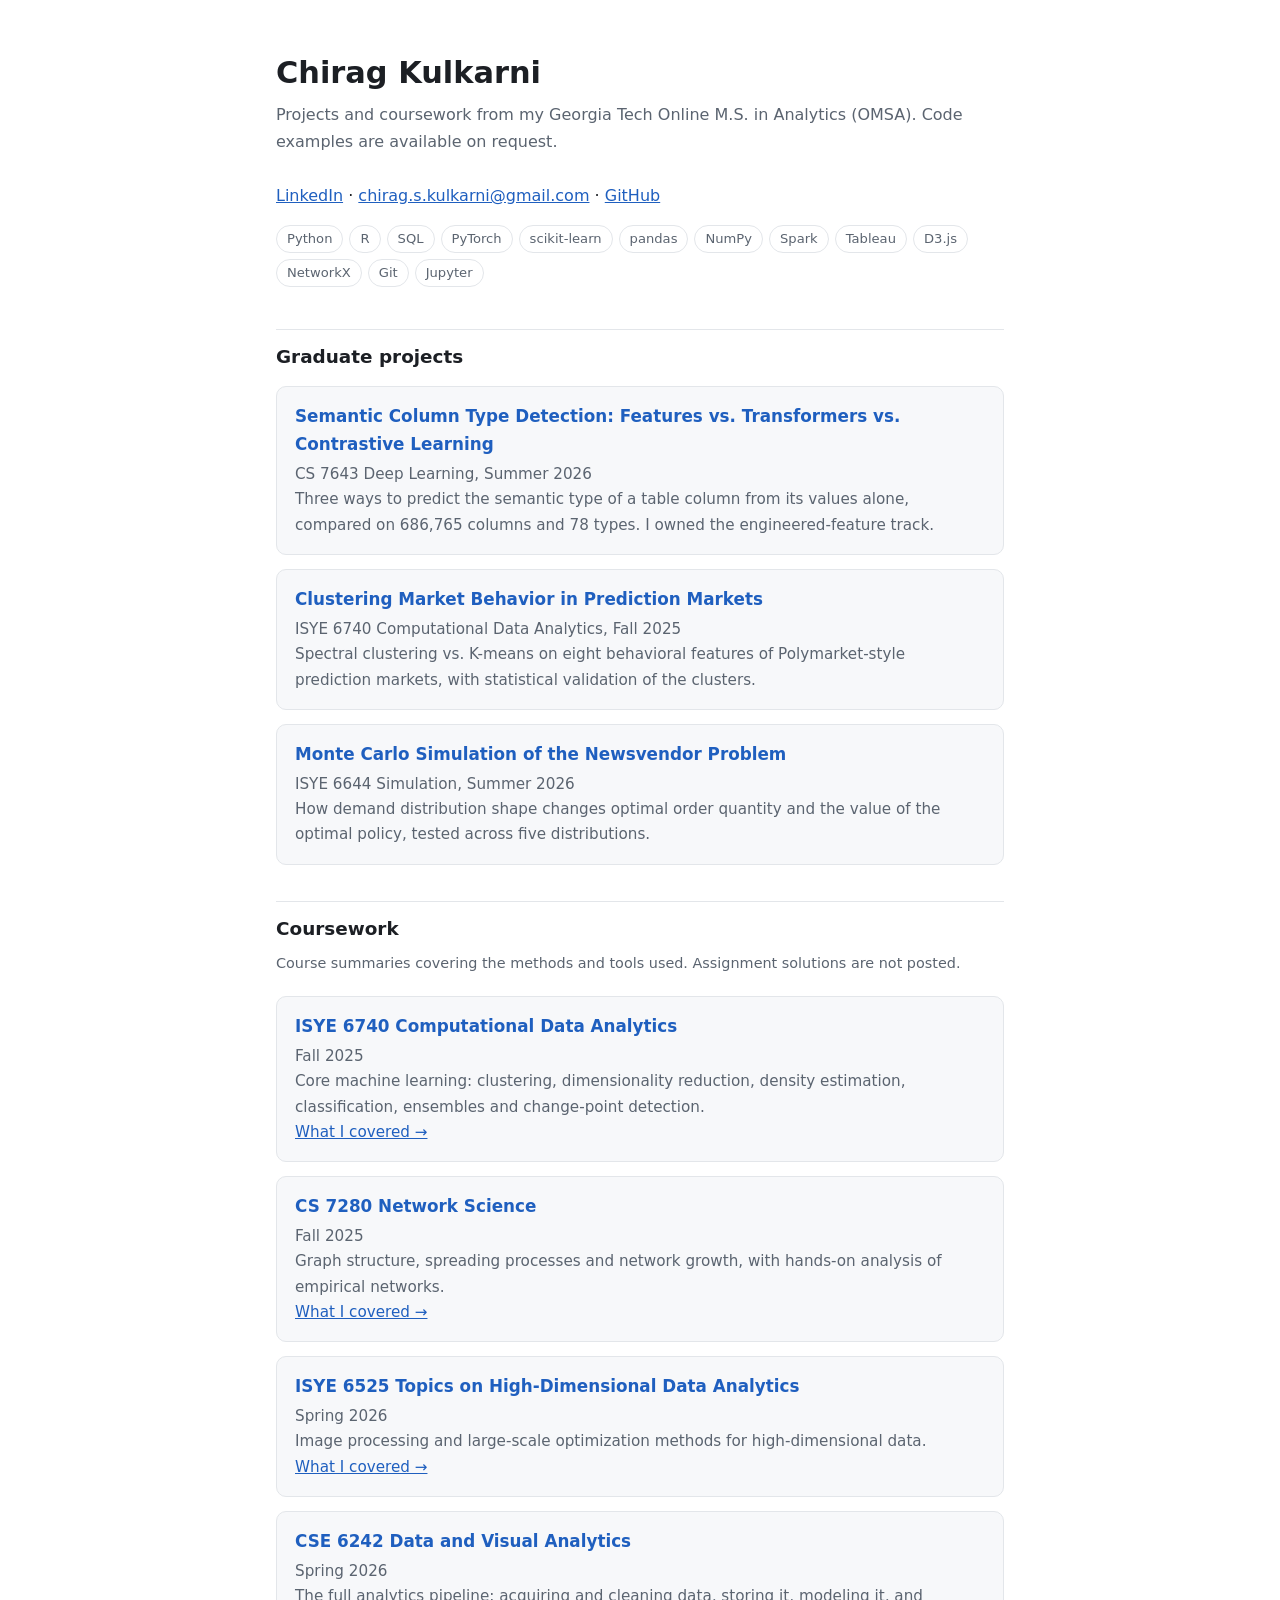
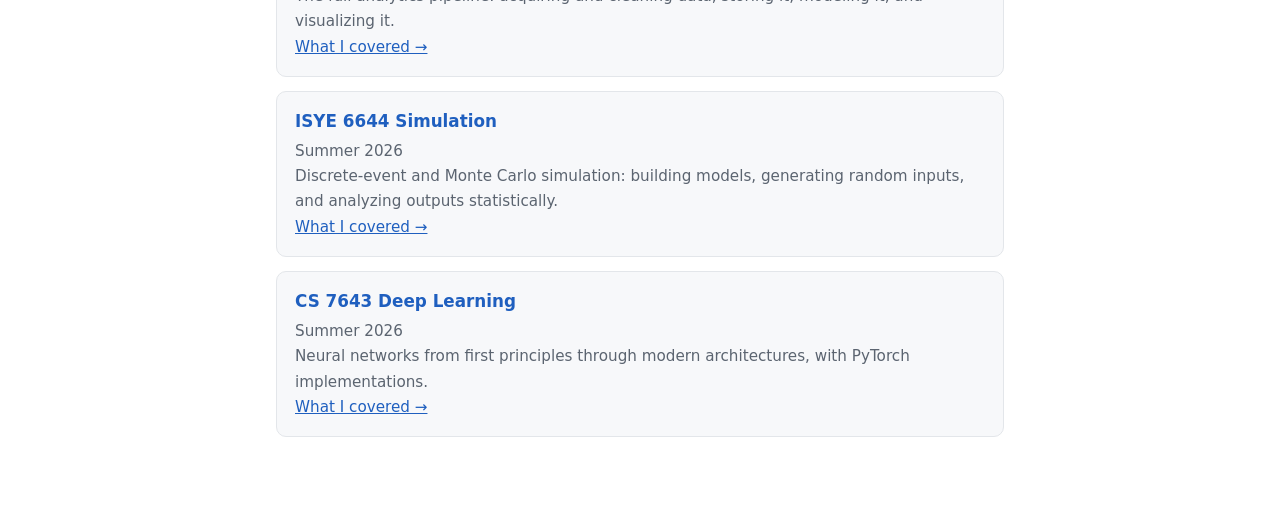
<file: index.html>
<!doctype html>
<html lang="en"><head><meta charset="utf-8"><meta name="viewport" content="width=device-width,initial-scale=1">
<meta name="robots" content="noindex,nofollow">
<title>Chirag Kulkarni: Project Portfolio</title><link rel="stylesheet" href="style.css"></head>
<body><main><h1>Chirag Kulkarni</h1>
<p class="sub">Projects and coursework from my Georgia Tech Online M.S. in Analytics (OMSA). Code examples are available on request.</p>
<p><a href="https://www.linkedin.com/in/chiragk1">LinkedIn</a> &middot; <a href="mailto:chirag.s.kulkarni@gmail.com">chirag.s.kulkarni@gmail.com</a> &middot; <a href="https://github.com/chiragk0">GitHub</a></p>
<div class="tags"><span>Python</span><span>R</span><span>SQL</span><span>PyTorch</span><span>scikit-learn</span><span>pandas</span><span>NumPy</span><span>Spark</span><span>Tableau</span><span>D3.js</span><span>NetworkX</span><span>Git</span><span>Jupyter</span></div>
<h2>Graduate projects</h2><a class="card" href="projects/column-type-detection.html"><h3>Semantic Column Type Detection: Features vs. Transformers vs. Contrastive Learning</h3><p>CS 7643 Deep Learning, Summer 2026</p><p>Three ways to predict the semantic type of a table column from its values alone, compared on 686,765 columns and 78 types. I owned the engineered-feature track.</p></a><a class="card" href="projects/polymarket-clustering.html"><h3>Clustering Market Behavior in Prediction Markets</h3><p>ISYE 6740 Computational Data Analytics, Fall 2025</p><p>Spectral clustering vs. K-means on eight behavioral features of Polymarket-style prediction markets, with statistical validation of the clusters.</p></a><a class="card" href="projects/newsvendor-simulation.html"><h3>Monte Carlo Simulation of the Newsvendor Problem</h3><p>ISYE 6644 Simulation, Summer 2026</p><p>How demand distribution shape changes optimal order quantity and the value of the optimal policy, tested across five distributions.</p></a>
<h2>Coursework</h2><p class="meta">Course summaries covering the methods and tools used. Assignment solutions are not posted.</p><div class="card"><h3><a href="syllabi/isye6740.pdf">ISYE 6740 Computational Data Analytics</a></h3><p>Fall 2025</p><p>Core machine learning: clustering, dimensionality reduction, density estimation, classification, ensembles and change-point detection.</p><p><a href="coursework/isye6740.html">What I covered &rarr;</a></p></div><div class="card"><h3><a href="https://omscs.gatech.edu/index%2Ephp/cs-7280-network-science">CS 7280 Network Science</a></h3><p>Fall 2025</p><p>Graph structure, spreading processes and network growth, with hands-on analysis of empirical networks.</p><p><a href="coursework/cs7280.html">What I covered &rarr;</a></p></div><div class="card"><h3><a href="syllabi/isye6525.pdf">ISYE 6525 Topics on High-Dimensional Data Analytics</a></h3><p>Spring 2026</p><p>Image processing and large-scale optimization methods for high-dimensional data.</p><p><a href="coursework/isye6525.html">What I covered &rarr;</a></p></div><div class="card"><h3><a href="https://poloclub.github.io/cse6242-2026spring-online/">CSE 6242 Data and Visual Analytics</a></h3><p>Spring 2026</p><p>The full analytics pipeline: acquiring and cleaning data, storing it, modeling it, and visualizing it.</p><p><a href="coursework/cse6242.html">What I covered &rarr;</a></p></div><div class="card"><h3><a href="syllabi/isye6644.pdf">ISYE 6644 Simulation</a></h3><p>Summer 2026</p><p>Discrete-event and Monte Carlo simulation: building models, generating random inputs, and analyzing outputs statistically.</p><p><a href="coursework/isye6644.html">What I covered &rarr;</a></p></div><div class="card"><h3><a href="syllabi/cs7643.pdf">CS 7643 Deep Learning</a></h3><p>Summer 2026</p><p>Neural networks from first principles through modern architectures, with PyTorch implementations.</p><p><a href="coursework/cs7643.html">What I covered &rarr;</a></p></div></main></body></html>
</file>
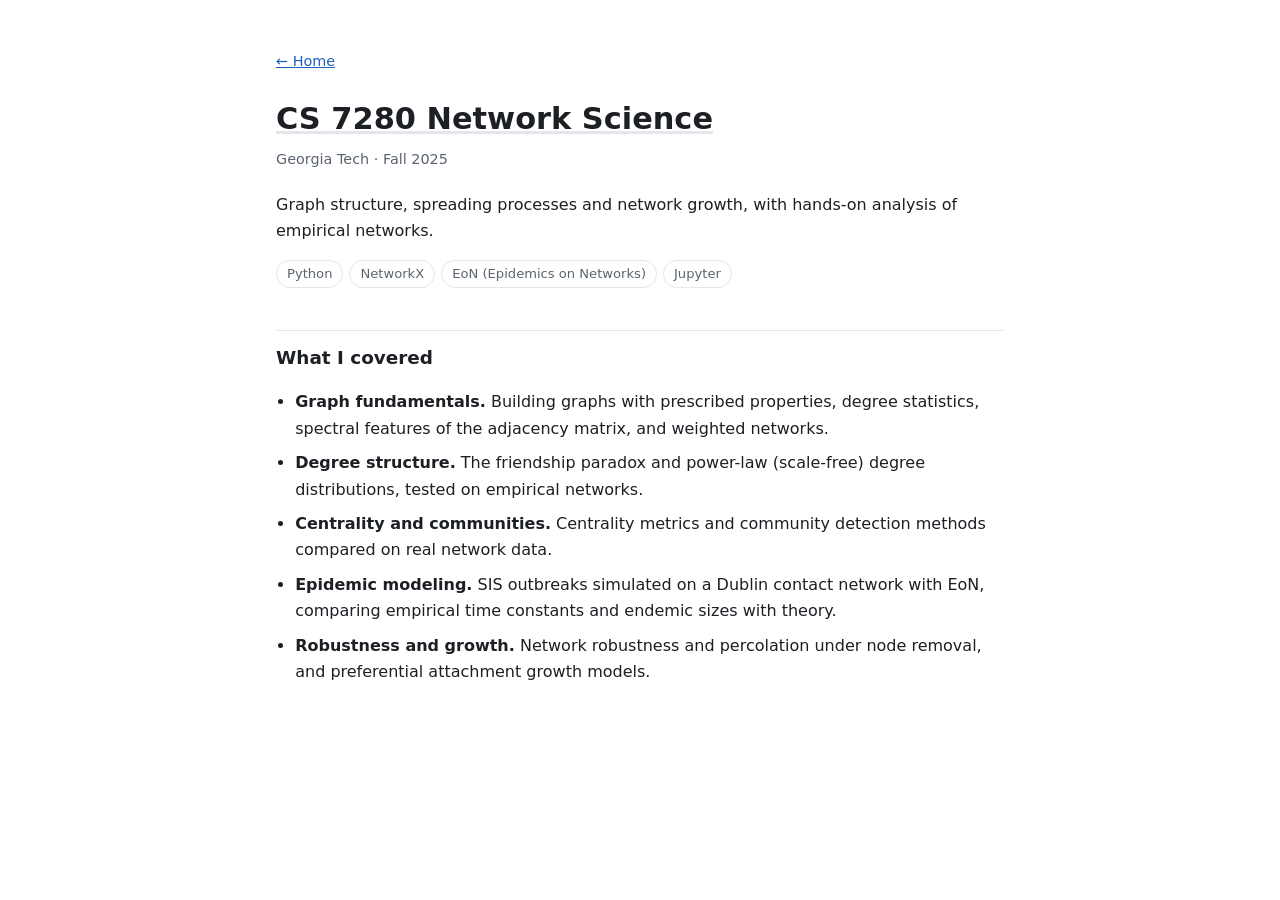
<file: coursework/cs7280.html>
<!doctype html>
<html lang="en"><head><meta charset="utf-8"><meta name="viewport" content="width=device-width,initial-scale=1">
<meta name="robots" content="noindex,nofollow">
<title>CS 7280 Network Science</title><link rel="stylesheet" href="../style.css"></head>
<body><main><a class="back" href="../index.html">&larr; Home</a>
<h1><a href="https://omscs.gatech.edu/index%2Ephp/cs-7280-network-science">CS 7280 Network Science</a></h1>
<p class="meta">Georgia Tech &middot; Fall 2025</p>
<p>Graph structure, spreading processes and network growth, with hands-on analysis of empirical networks.</p>
<div class="tags"><span>Python</span><span>NetworkX</span><span>EoN (Epidemics on Networks)</span><span>Jupyter</span></div>
<h2>What I covered</h2><ul><li><strong>Graph fundamentals.</strong> Building graphs with prescribed properties, degree statistics, spectral features of the adjacency matrix, and weighted networks.</li><li><strong>Degree structure.</strong> The friendship paradox and power-law (scale-free) degree distributions, tested on empirical networks.</li><li><strong>Centrality and communities.</strong> Centrality metrics and community detection methods compared on real network data.</li><li><strong>Epidemic modeling.</strong> SIS outbreaks simulated on a Dublin contact network with EoN, comparing empirical time constants and endemic sizes with theory.</li><li><strong>Robustness and growth.</strong> Network robustness and percolation under node removal, and preferential attachment growth models.</li></ul></main></body></html>
</file>
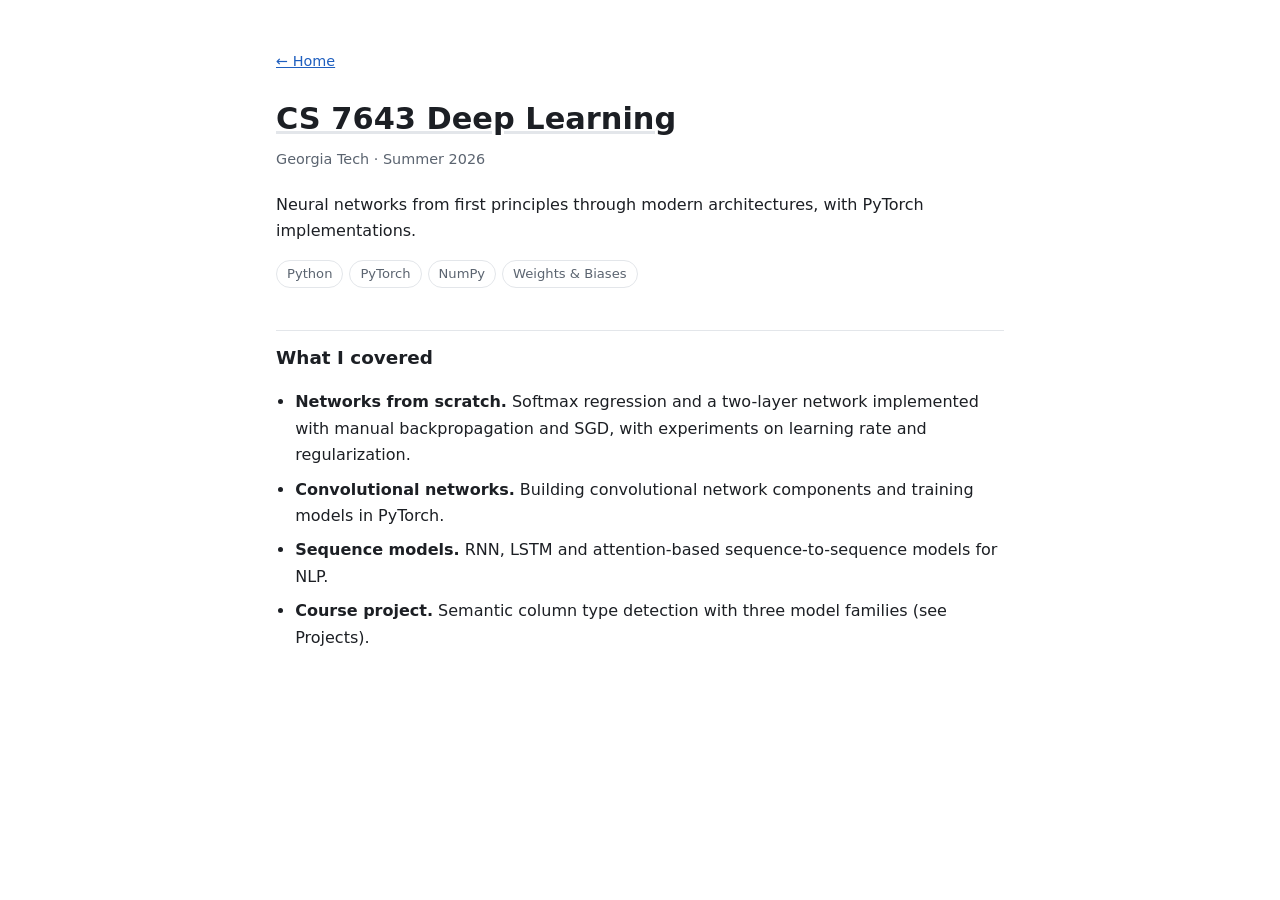
<file: coursework/cs7643.html>
<!doctype html>
<html lang="en"><head><meta charset="utf-8"><meta name="viewport" content="width=device-width,initial-scale=1">
<meta name="robots" content="noindex,nofollow">
<title>CS 7643 Deep Learning</title><link rel="stylesheet" href="../style.css"></head>
<body><main><a class="back" href="../index.html">&larr; Home</a>
<h1><a href="../syllabi/cs7643.pdf">CS 7643 Deep Learning</a></h1>
<p class="meta">Georgia Tech &middot; Summer 2026</p>
<p>Neural networks from first principles through modern architectures, with PyTorch implementations.</p>
<div class="tags"><span>Python</span><span>PyTorch</span><span>NumPy</span><span>Weights & Biases</span></div>
<h2>What I covered</h2><ul><li><strong>Networks from scratch.</strong> Softmax regression and a two-layer network implemented with manual backpropagation and SGD, with experiments on learning rate and regularization.</li><li><strong>Convolutional networks.</strong> Building convolutional network components and training models in PyTorch.</li><li><strong>Sequence models.</strong> RNN, LSTM and attention-based sequence-to-sequence models for NLP.</li><li><strong>Course project.</strong> Semantic column type detection with three model families (see Projects).</li></ul></main></body></html>
</file>
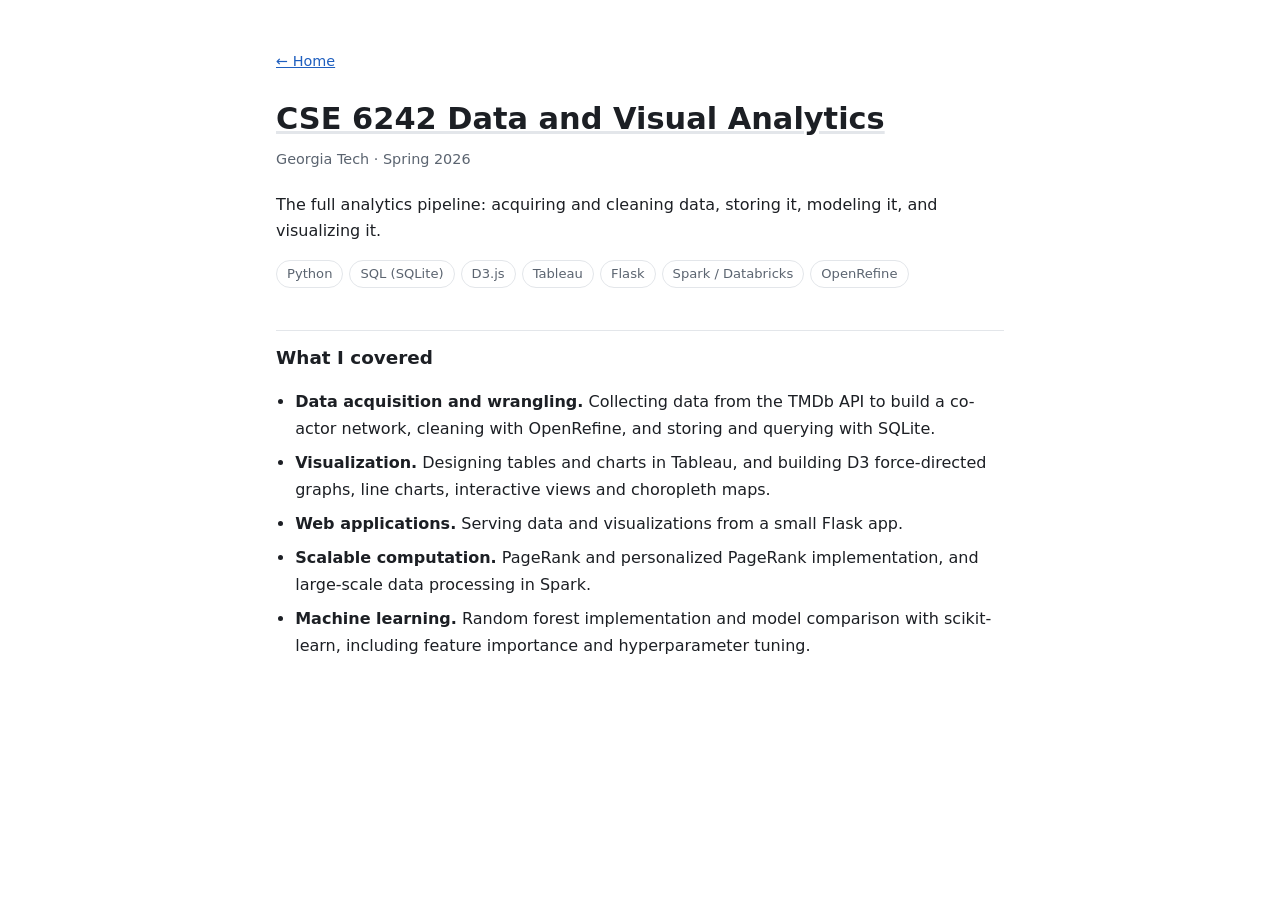
<file: coursework/cse6242.html>
<!doctype html>
<html lang="en"><head><meta charset="utf-8"><meta name="viewport" content="width=device-width,initial-scale=1">
<meta name="robots" content="noindex,nofollow">
<title>CSE 6242 Data and Visual Analytics</title><link rel="stylesheet" href="../style.css"></head>
<body><main><a class="back" href="../index.html">&larr; Home</a>
<h1><a href="https://poloclub.github.io/cse6242-2026spring-online/">CSE 6242 Data and Visual Analytics</a></h1>
<p class="meta">Georgia Tech &middot; Spring 2026</p>
<p>The full analytics pipeline: acquiring and cleaning data, storing it, modeling it, and visualizing it.</p>
<div class="tags"><span>Python</span><span>SQL (SQLite)</span><span>D3.js</span><span>Tableau</span><span>Flask</span><span>Spark / Databricks</span><span>OpenRefine</span></div>
<h2>What I covered</h2><ul><li><strong>Data acquisition and wrangling.</strong> Collecting data from the TMDb API to build a co-actor network, cleaning with OpenRefine, and storing and querying with SQLite.</li><li><strong>Visualization.</strong> Designing tables and charts in Tableau, and building D3 force-directed graphs, line charts, interactive views and choropleth maps.</li><li><strong>Web applications.</strong> Serving data and visualizations from a small Flask app.</li><li><strong>Scalable computation.</strong> PageRank and personalized PageRank implementation, and large-scale data processing in Spark.</li><li><strong>Machine learning.</strong> Random forest implementation and model comparison with scikit-learn, including feature importance and hyperparameter tuning.</li></ul></main></body></html>
</file>
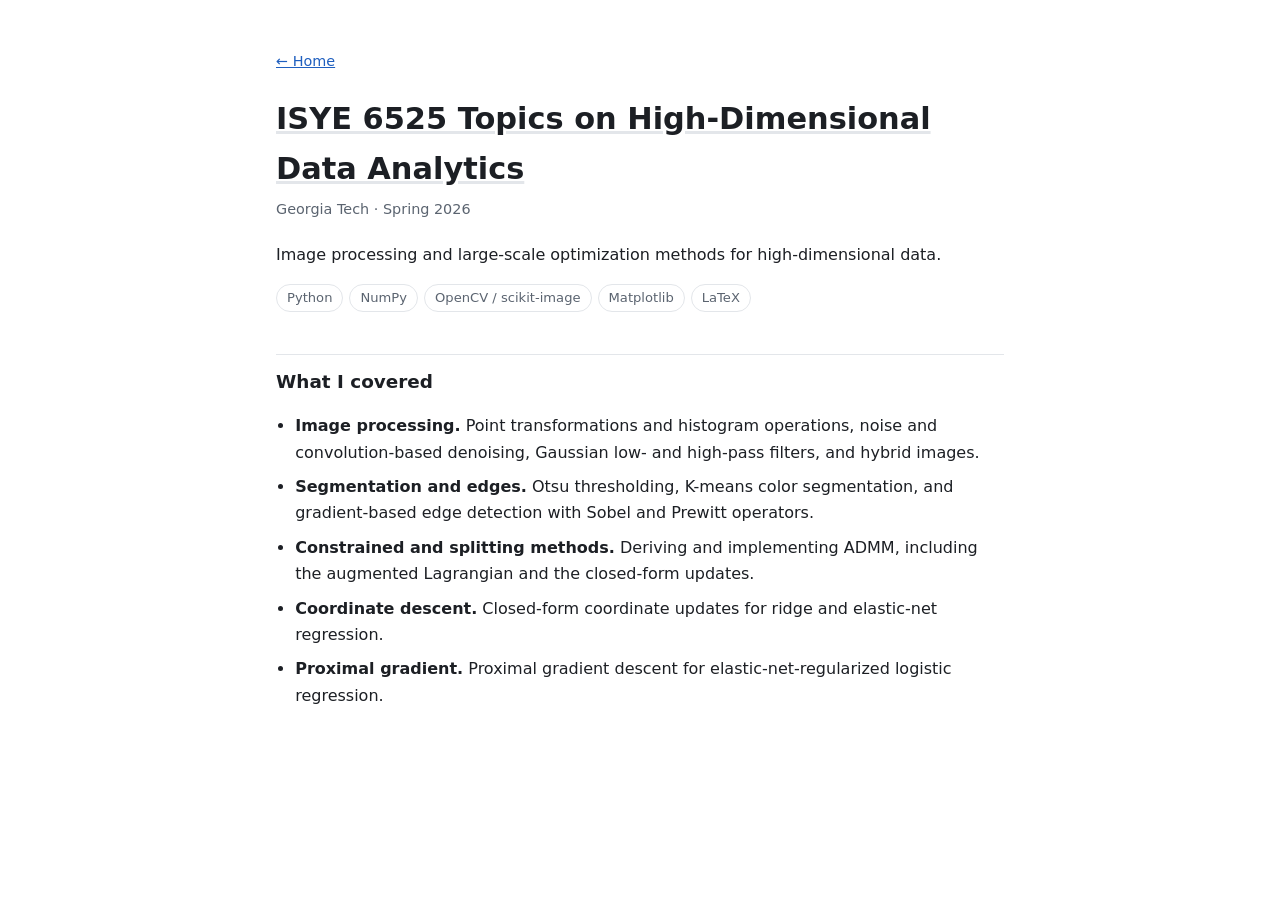
<file: coursework/isye6525.html>
<!doctype html>
<html lang="en"><head><meta charset="utf-8"><meta name="viewport" content="width=device-width,initial-scale=1">
<meta name="robots" content="noindex,nofollow">
<title>ISYE 6525 Topics on High-Dimensional Data Analytics</title><link rel="stylesheet" href="../style.css"></head>
<body><main><a class="back" href="../index.html">&larr; Home</a>
<h1><a href="../syllabi/isye6525.pdf">ISYE 6525 Topics on High-Dimensional Data Analytics</a></h1>
<p class="meta">Georgia Tech &middot; Spring 2026</p>
<p>Image processing and large-scale optimization methods for high-dimensional data.</p>
<div class="tags"><span>Python</span><span>NumPy</span><span>OpenCV / scikit-image</span><span>Matplotlib</span><span>LaTeX</span></div>
<h2>What I covered</h2><ul><li><strong>Image processing.</strong> Point transformations and histogram operations, noise and convolution-based denoising, Gaussian low- and high-pass filters, and hybrid images.</li><li><strong>Segmentation and edges.</strong> Otsu thresholding, K-means color segmentation, and gradient-based edge detection with Sobel and Prewitt operators.</li><li><strong>Constrained and splitting methods.</strong> Deriving and implementing ADMM, including the augmented Lagrangian and the closed-form updates.</li><li><strong>Coordinate descent.</strong> Closed-form coordinate updates for ridge and elastic-net regression.</li><li><strong>Proximal gradient.</strong> Proximal gradient descent for elastic-net-regularized logistic regression.</li></ul></main></body></html>
</file>
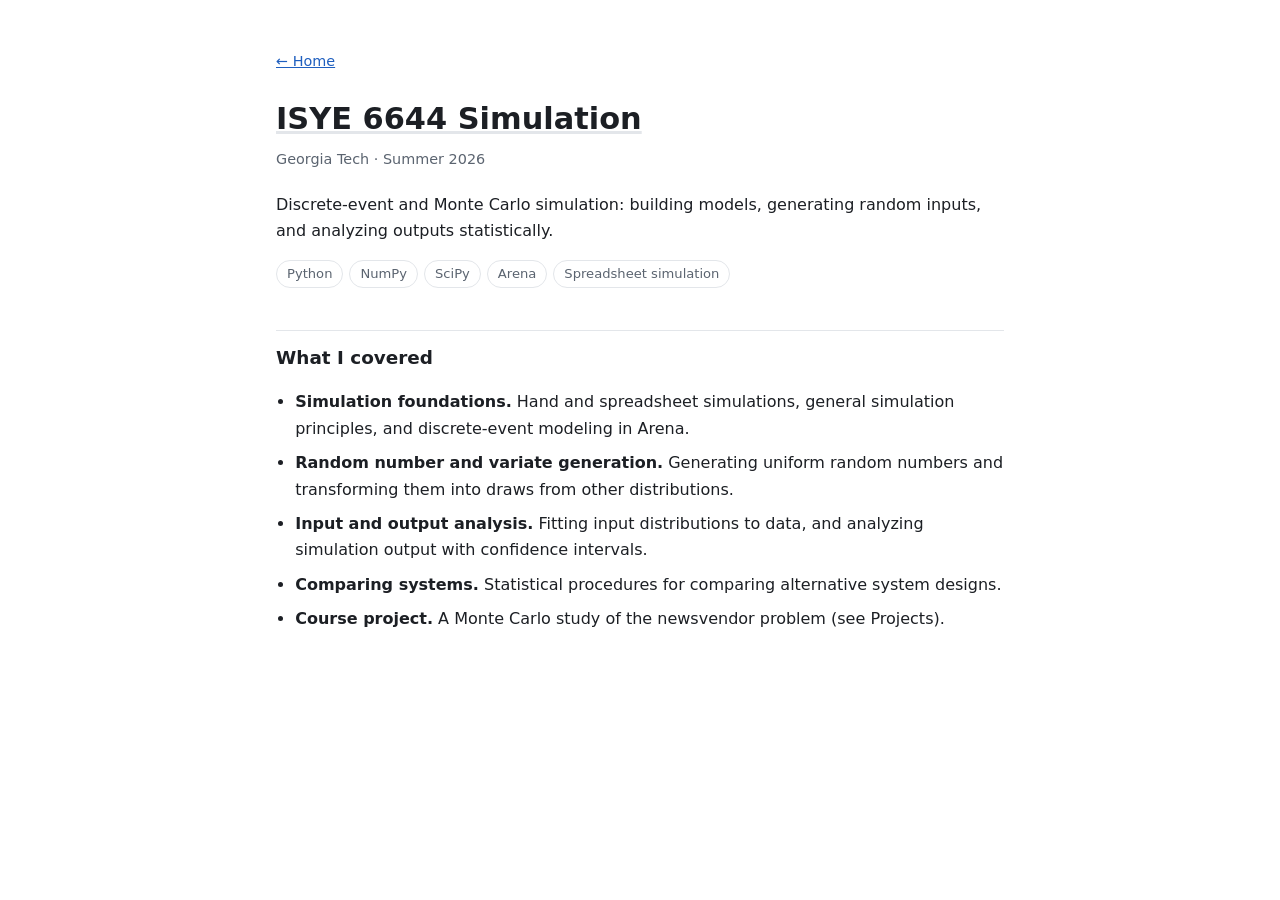
<file: coursework/isye6644.html>
<!doctype html>
<html lang="en"><head><meta charset="utf-8"><meta name="viewport" content="width=device-width,initial-scale=1">
<meta name="robots" content="noindex,nofollow">
<title>ISYE 6644 Simulation</title><link rel="stylesheet" href="../style.css"></head>
<body><main><a class="back" href="../index.html">&larr; Home</a>
<h1><a href="../syllabi/isye6644.pdf">ISYE 6644 Simulation</a></h1>
<p class="meta">Georgia Tech &middot; Summer 2026</p>
<p>Discrete-event and Monte Carlo simulation: building models, generating random inputs, and analyzing outputs statistically.</p>
<div class="tags"><span>Python</span><span>NumPy</span><span>SciPy</span><span>Arena</span><span>Spreadsheet simulation</span></div>
<h2>What I covered</h2><ul><li><strong>Simulation foundations.</strong> Hand and spreadsheet simulations, general simulation principles, and discrete-event modeling in Arena.</li><li><strong>Random number and variate generation.</strong> Generating uniform random numbers and transforming them into draws from other distributions.</li><li><strong>Input and output analysis.</strong> Fitting input distributions to data, and analyzing simulation output with confidence intervals.</li><li><strong>Comparing systems.</strong> Statistical procedures for comparing alternative system designs.</li><li><strong>Course project.</strong> A Monte Carlo study of the newsvendor problem (see Projects).</li></ul></main></body></html>
</file>
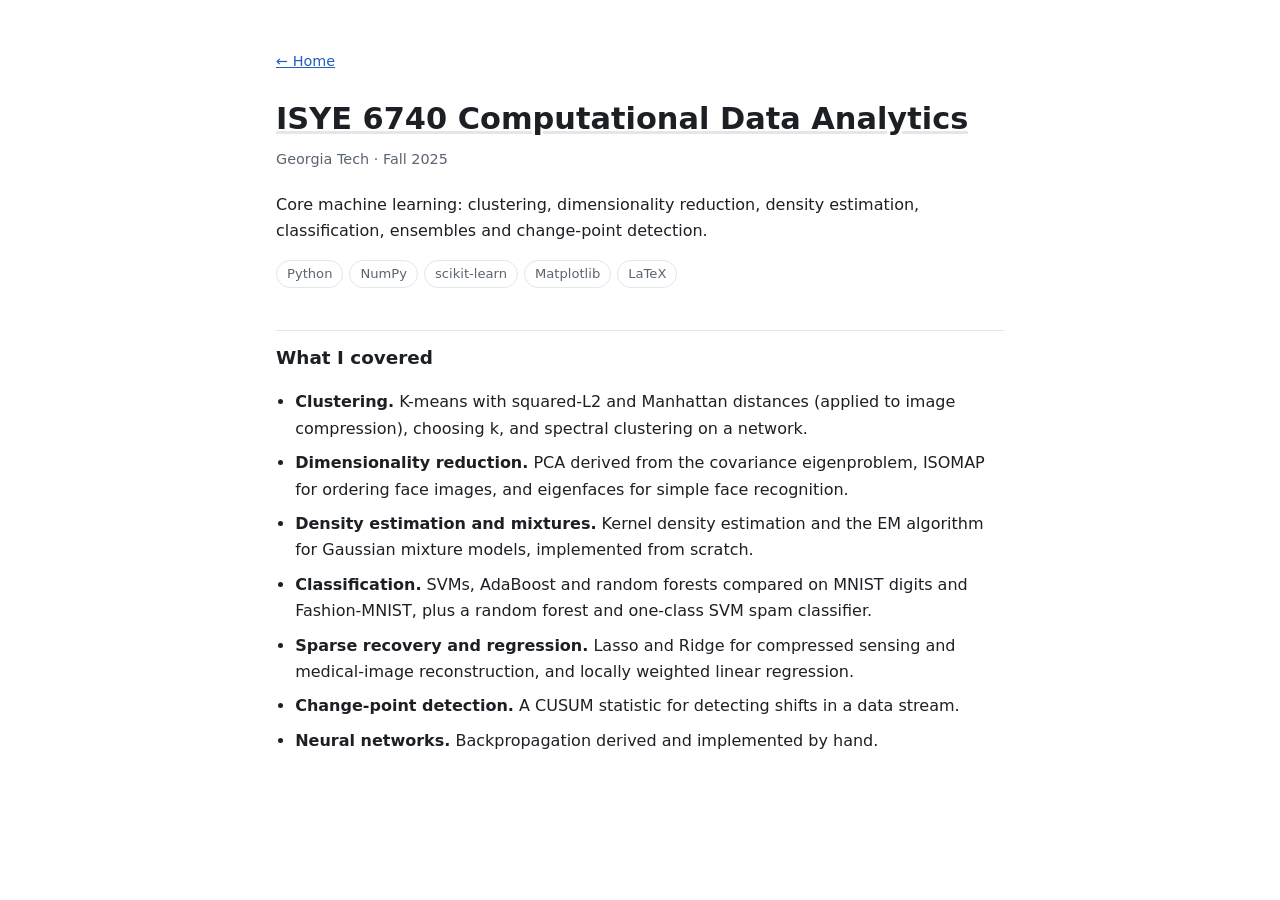
<file: coursework/isye6740.html>
<!doctype html>
<html lang="en"><head><meta charset="utf-8"><meta name="viewport" content="width=device-width,initial-scale=1">
<meta name="robots" content="noindex,nofollow">
<title>ISYE 6740 Computational Data Analytics</title><link rel="stylesheet" href="../style.css"></head>
<body><main><a class="back" href="../index.html">&larr; Home</a>
<h1><a href="../syllabi/isye6740.pdf">ISYE 6740 Computational Data Analytics</a></h1>
<p class="meta">Georgia Tech &middot; Fall 2025</p>
<p>Core machine learning: clustering, dimensionality reduction, density estimation, classification, ensembles and change-point detection.</p>
<div class="tags"><span>Python</span><span>NumPy</span><span>scikit-learn</span><span>Matplotlib</span><span>LaTeX</span></div>
<h2>What I covered</h2><ul><li><strong>Clustering.</strong> K-means with squared-L2 and Manhattan distances (applied to image compression), choosing k, and spectral clustering on a network.</li><li><strong>Dimensionality reduction.</strong> PCA derived from the covariance eigenproblem, ISOMAP for ordering face images, and eigenfaces for simple face recognition.</li><li><strong>Density estimation and mixtures.</strong> Kernel density estimation and the EM algorithm for Gaussian mixture models, implemented from scratch.</li><li><strong>Classification.</strong> SVMs, AdaBoost and random forests compared on MNIST digits and Fashion-MNIST, plus a random forest and one-class SVM spam classifier.</li><li><strong>Sparse recovery and regression.</strong> Lasso and Ridge for compressed sensing and medical-image reconstruction, and locally weighted linear regression.</li><li><strong>Change-point detection.</strong> A CUSUM statistic for detecting shifts in a data stream.</li><li><strong>Neural networks.</strong> Backpropagation derived and implemented by hand.</li></ul></main></body></html>
</file>
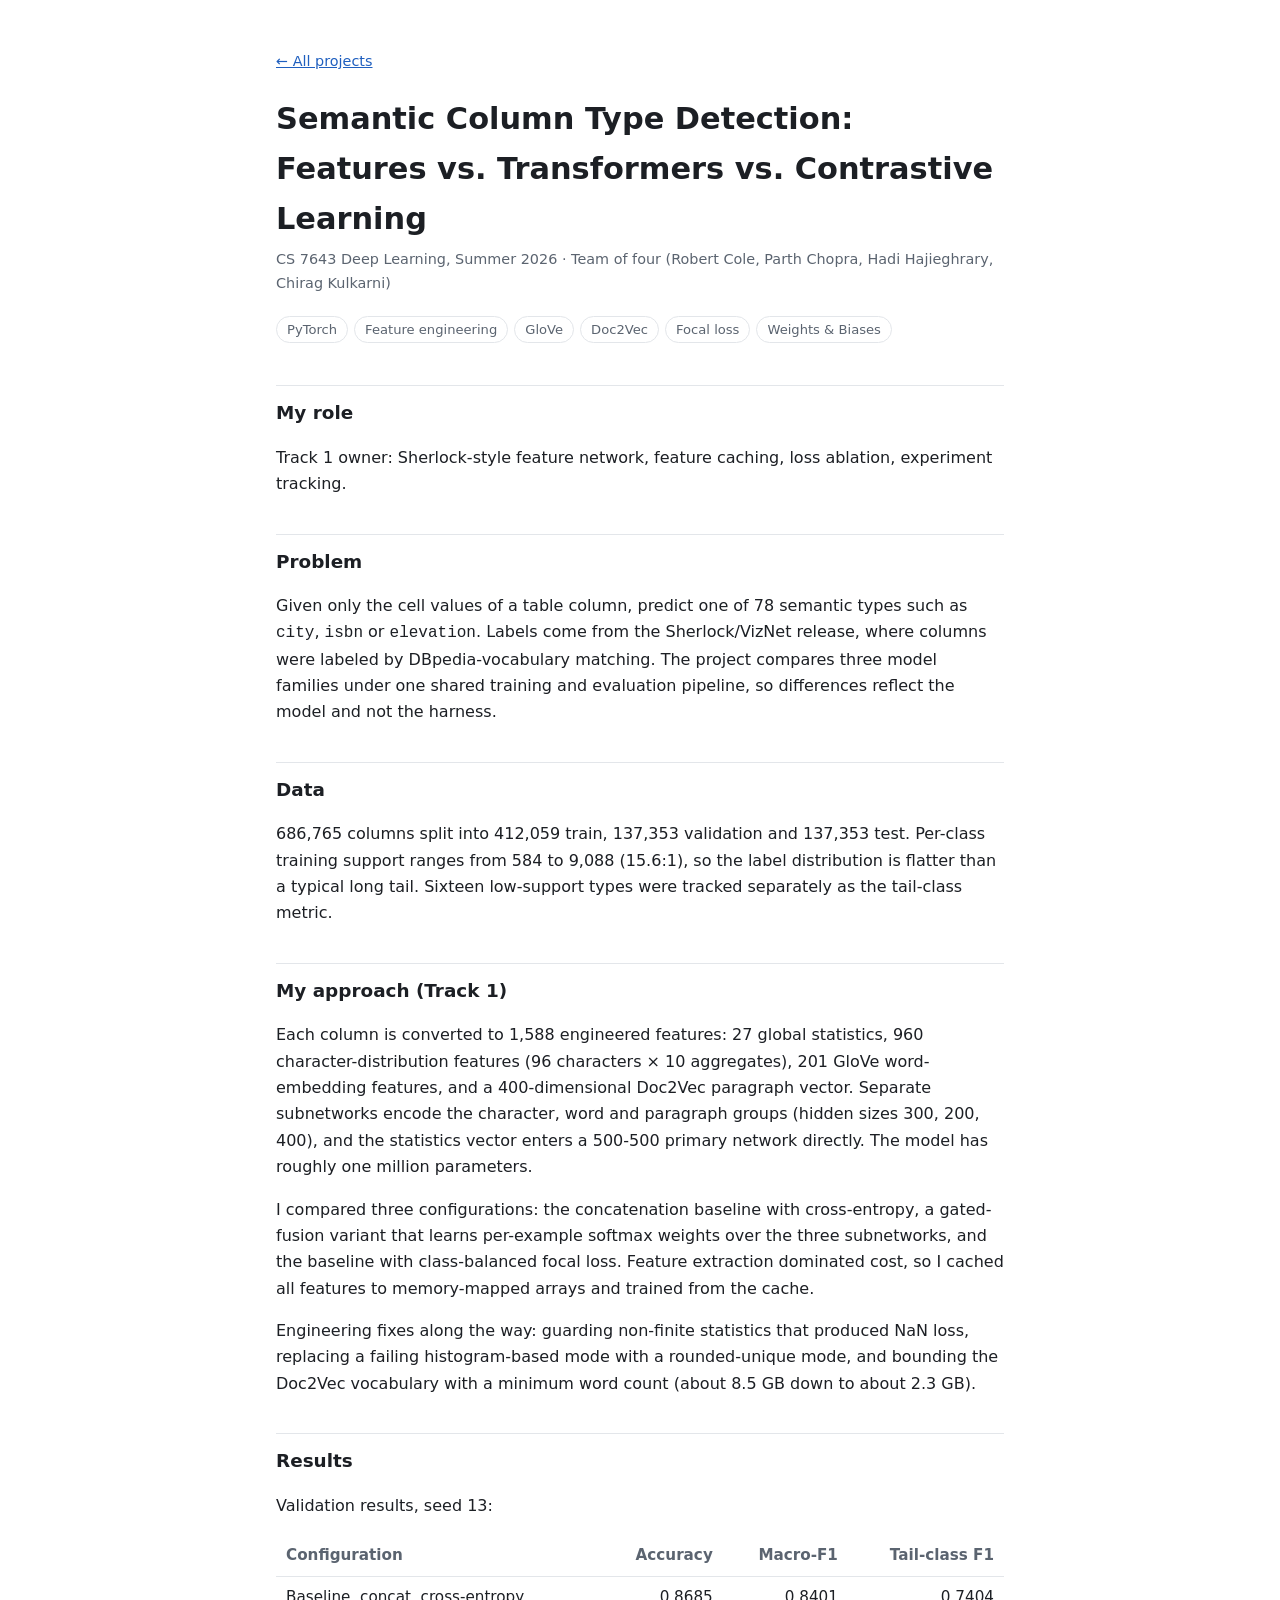
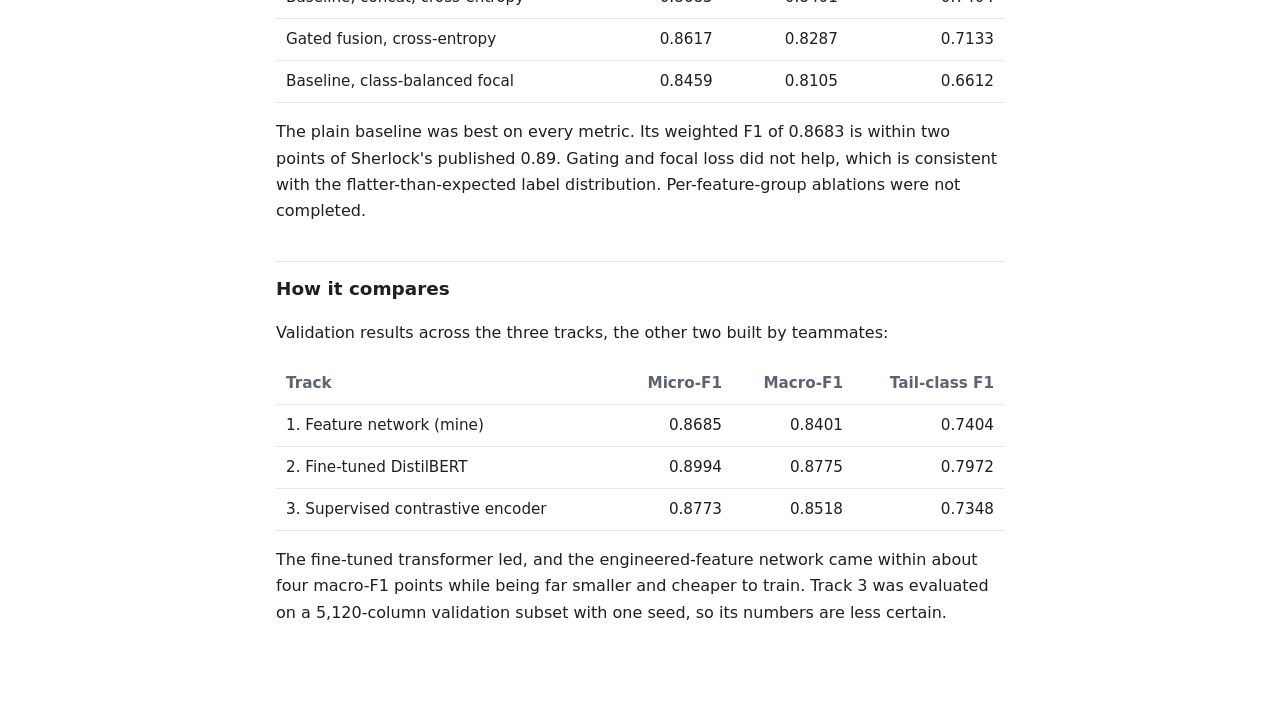
<file: projects/column-type-detection.html>
<!doctype html>
<html lang="en"><head><meta charset="utf-8"><meta name="viewport" content="width=device-width,initial-scale=1">
<meta name="robots" content="noindex,nofollow">
<title>Semantic Column Type Detection: Features vs. Transformers vs. Contrastive Learning</title><link rel="stylesheet" href="../style.css"></head>
<body><main><a class="back" href="../index.html">&larr; All projects</a>
<h1>Semantic Column Type Detection: Features vs. Transformers vs. Contrastive Learning</h1>
<p class="meta">CS 7643 Deep Learning, Summer 2026 &middot; Team of four (Robert Cole, Parth Chopra, Hadi Hajieghrary, Chirag Kulkarni)</p>
<div class="tags"><span>PyTorch</span><span>Feature engineering</span><span>GloVe</span><span>Doc2Vec</span><span>Focal loss</span><span>Weights & Biases</span></div>
<h2>My role</h2><p>Track 1 owner: Sherlock-style feature network, feature caching, loss ablation, experiment tracking.</p><h2>Problem</h2><p>Given only the cell values of a table column, predict one of 78 semantic types such as <code>city</code>, <code>isbn</code> or <code>elevation</code>. Labels come from the Sherlock/VizNet release, where columns were labeled by DBpedia-vocabulary matching. The project compares three model families under one shared training and evaluation pipeline, so differences reflect the model and not the harness.</p><h2>Data</h2><p>686,765 columns split into 412,059 train, 137,353 validation and 137,353 test. Per-class training support ranges from 584 to 9,088 (15.6:1), so the label distribution is flatter than a typical long tail. Sixteen low-support types were tracked separately as the tail-class metric.</p><h2>My approach (Track 1)</h2><p>Each column is converted to 1,588 engineered features: 27 global statistics, 960 character-distribution features (96 characters &times; 10 aggregates), 201 GloVe word-embedding features, and a 400-dimensional Doc2Vec paragraph vector. Separate subnetworks encode the character, word and paragraph groups (hidden sizes 300, 200, 400), and the statistics vector enters a 500-500 primary network directly. The model has roughly one million parameters.</p><p>I compared three configurations: the concatenation baseline with cross-entropy, a gated-fusion variant that learns per-example softmax weights over the three subnetworks, and the baseline with class-balanced focal loss. Feature extraction dominated cost, so I cached all features to memory-mapped arrays and trained from the cache.</p><p>Engineering fixes along the way: guarding non-finite statistics that produced NaN loss, replacing a failing histogram-based mode with a rounded-unique mode, and bounding the Doc2Vec vocabulary with a minimum word count (about 8.5 GB down to about 2.3 GB).</p><h2>Results</h2><p>Validation results, seed 13:</p>
<table><thead><tr><th>Configuration</th><th class="n">Accuracy</th><th class="n">Macro-F1</th><th class="n">Tail-class F1</th></tr></thead><tbody>
<tr><td>Baseline, concat, cross-entropy</td><td class="n">0.8685</td><td class="n">0.8401</td><td class="n">0.7404</td></tr>
<tr><td>Gated fusion, cross-entropy</td><td class="n">0.8617</td><td class="n">0.8287</td><td class="n">0.7133</td></tr>
<tr><td>Baseline, class-balanced focal</td><td class="n">0.8459</td><td class="n">0.8105</td><td class="n">0.6612</td></tr>
</tbody></table>
<p>The plain baseline was best on every metric. Its weighted F1 of 0.8683 is within two points of Sherlock's published 0.89. Gating and focal loss did not help, which is consistent with the flatter-than-expected label distribution. Per-feature-group ablations were not completed.</p><h2>How it compares</h2><p>Validation results across the three tracks, the other two built by teammates:</p>
<table><thead><tr><th>Track</th><th class="n">Micro-F1</th><th class="n">Macro-F1</th><th class="n">Tail-class F1</th></tr></thead><tbody>
<tr><td>1. Feature network (mine)</td><td class="n">0.8685</td><td class="n">0.8401</td><td class="n">0.7404</td></tr>
<tr><td>2. Fine-tuned DistilBERT</td><td class="n">0.8994</td><td class="n">0.8775</td><td class="n">0.7972</td></tr>
<tr><td>3. Supervised contrastive encoder</td><td class="n">0.8773</td><td class="n">0.8518</td><td class="n">0.7348</td></tr>
</tbody></table>
<p>The fine-tuned transformer led, and the engineered-feature network came within about four macro-F1 points while being far smaller and cheaper to train. Track 3 was evaluated on a 5,120-column validation subset with one seed, so its numbers are less certain.</p></main></body></html>
</file>
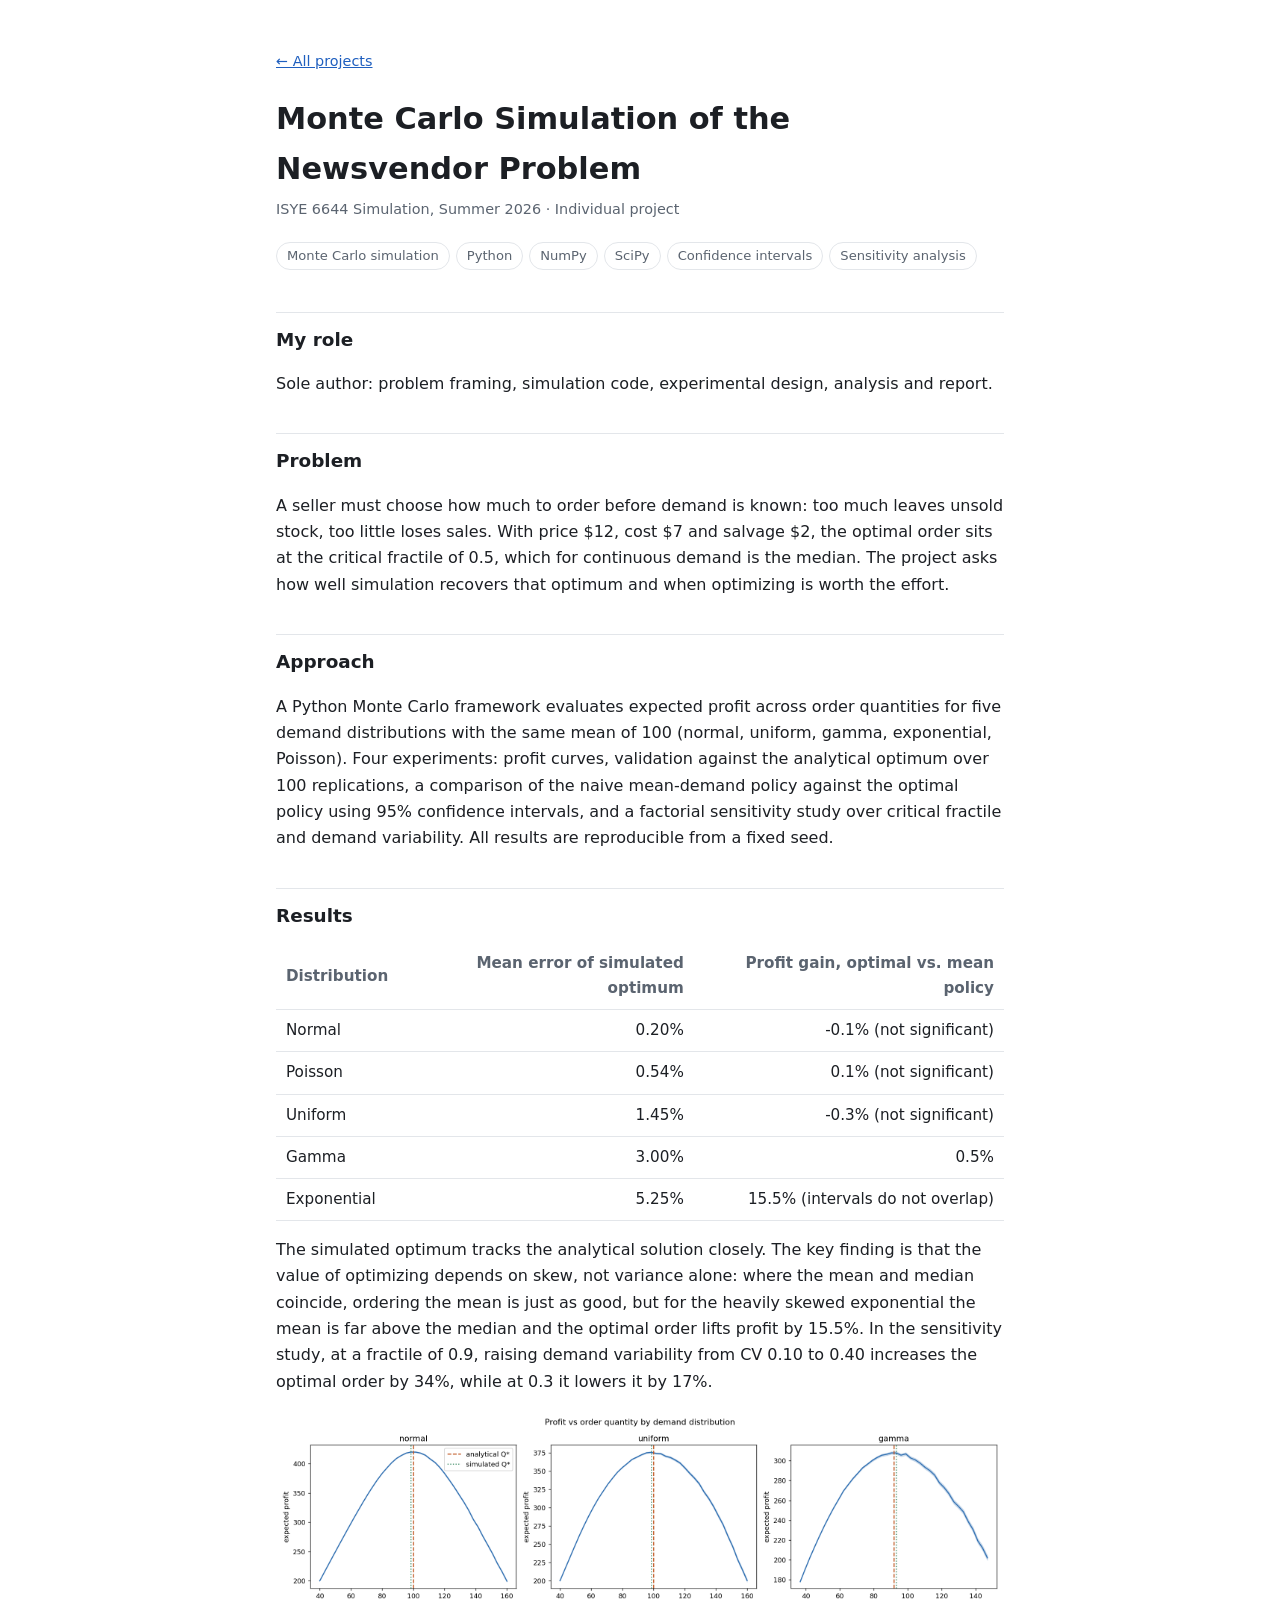
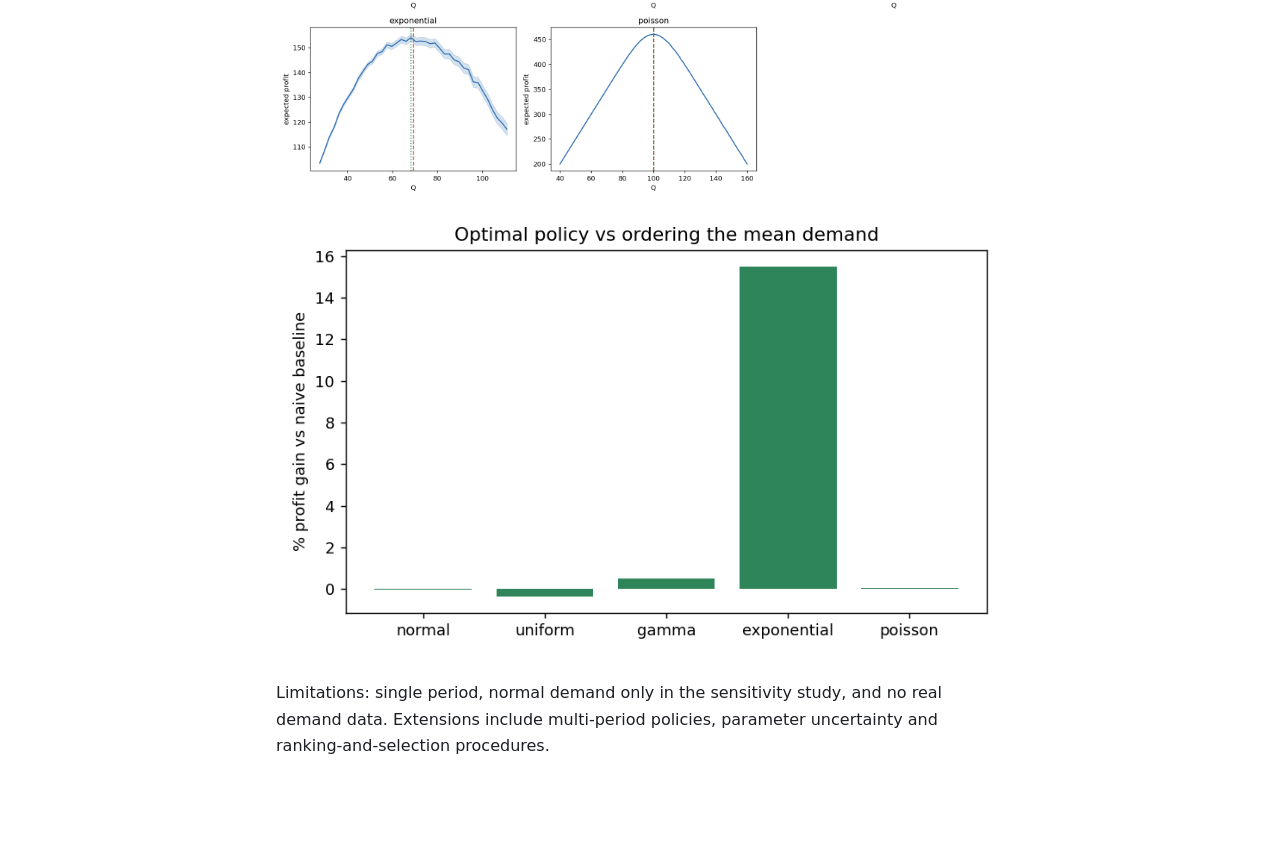
<file: projects/newsvendor-simulation.html>
<!doctype html>
<html lang="en"><head><meta charset="utf-8"><meta name="viewport" content="width=device-width,initial-scale=1">
<meta name="robots" content="noindex,nofollow">
<title>Monte Carlo Simulation of the Newsvendor Problem</title><link rel="stylesheet" href="../style.css"></head>
<body><main><a class="back" href="../index.html">&larr; All projects</a>
<h1>Monte Carlo Simulation of the Newsvendor Problem</h1>
<p class="meta">ISYE 6644 Simulation, Summer 2026 &middot; Individual project</p>
<div class="tags"><span>Monte Carlo simulation</span><span>Python</span><span>NumPy</span><span>SciPy</span><span>Confidence intervals</span><span>Sensitivity analysis</span></div>
<h2>My role</h2><p>Sole author: problem framing, simulation code, experimental design, analysis and report.</p><h2>Problem</h2><p>A seller must choose how much to order before demand is known: too much leaves unsold stock, too little loses sales. With price $12, cost $7 and salvage $2, the optimal order sits at the critical fractile of 0.5, which for continuous demand is the median. The project asks how well simulation recovers that optimum and when optimizing is worth the effort.</p><h2>Approach</h2><p>A Python Monte Carlo framework evaluates expected profit across order quantities for five demand distributions with the same mean of 100 (normal, uniform, gamma, exponential, Poisson). Four experiments: profit curves, validation against the analytical optimum over 100 replications, a comparison of the naive mean-demand policy against the optimal policy using 95% confidence intervals, and a factorial sensitivity study over critical fractile and demand variability. All results are reproducible from a fixed seed.</p><h2>Results</h2><table><thead><tr><th>Distribution</th><th class="n">Mean error of simulated optimum</th><th class="n">Profit gain, optimal vs. mean policy</th></tr></thead><tbody>
<tr><td>Normal</td><td class="n">0.20%</td><td class="n">-0.1% (not significant)</td></tr>
<tr><td>Poisson</td><td class="n">0.54%</td><td class="n">0.1% (not significant)</td></tr>
<tr><td>Uniform</td><td class="n">1.45%</td><td class="n">-0.3% (not significant)</td></tr>
<tr><td>Gamma</td><td class="n">3.00%</td><td class="n">0.5%</td></tr>
<tr><td>Exponential</td><td class="n">5.25%</td><td class="n">15.5% (intervals do not overlap)</td></tr>
</tbody></table>
<p>The simulated optimum tracks the analytical solution closely. The key finding is that the value of optimizing depends on skew, not variance alone: where the mean and median coincide, ordering the mean is just as good, but for the heavily skewed exponential the mean is far above the median and the optimal order lifts profit by 15.5%. In the sensitivity study, at a fractile of 0.9, raising demand variability from CV 0.10 to 0.40 increases the optimal order by 34%, while at 0.3 it lowers it by 17%.</p>
<img src="../assets/fig1_profit_curves.png" alt="Expected profit versus order quantity for five demand distributions" width="100%">
<img src="../assets/fig4_baseline_vs_optimal.png" alt="Profit under naive and optimal ordering policies" width="100%">
<p>Limitations: single period, normal demand only in the sensitivity study, and no real demand data. Extensions include multi-period policies, parameter uncertainty and ranking-and-selection procedures.</p></main></body></html>
</file>
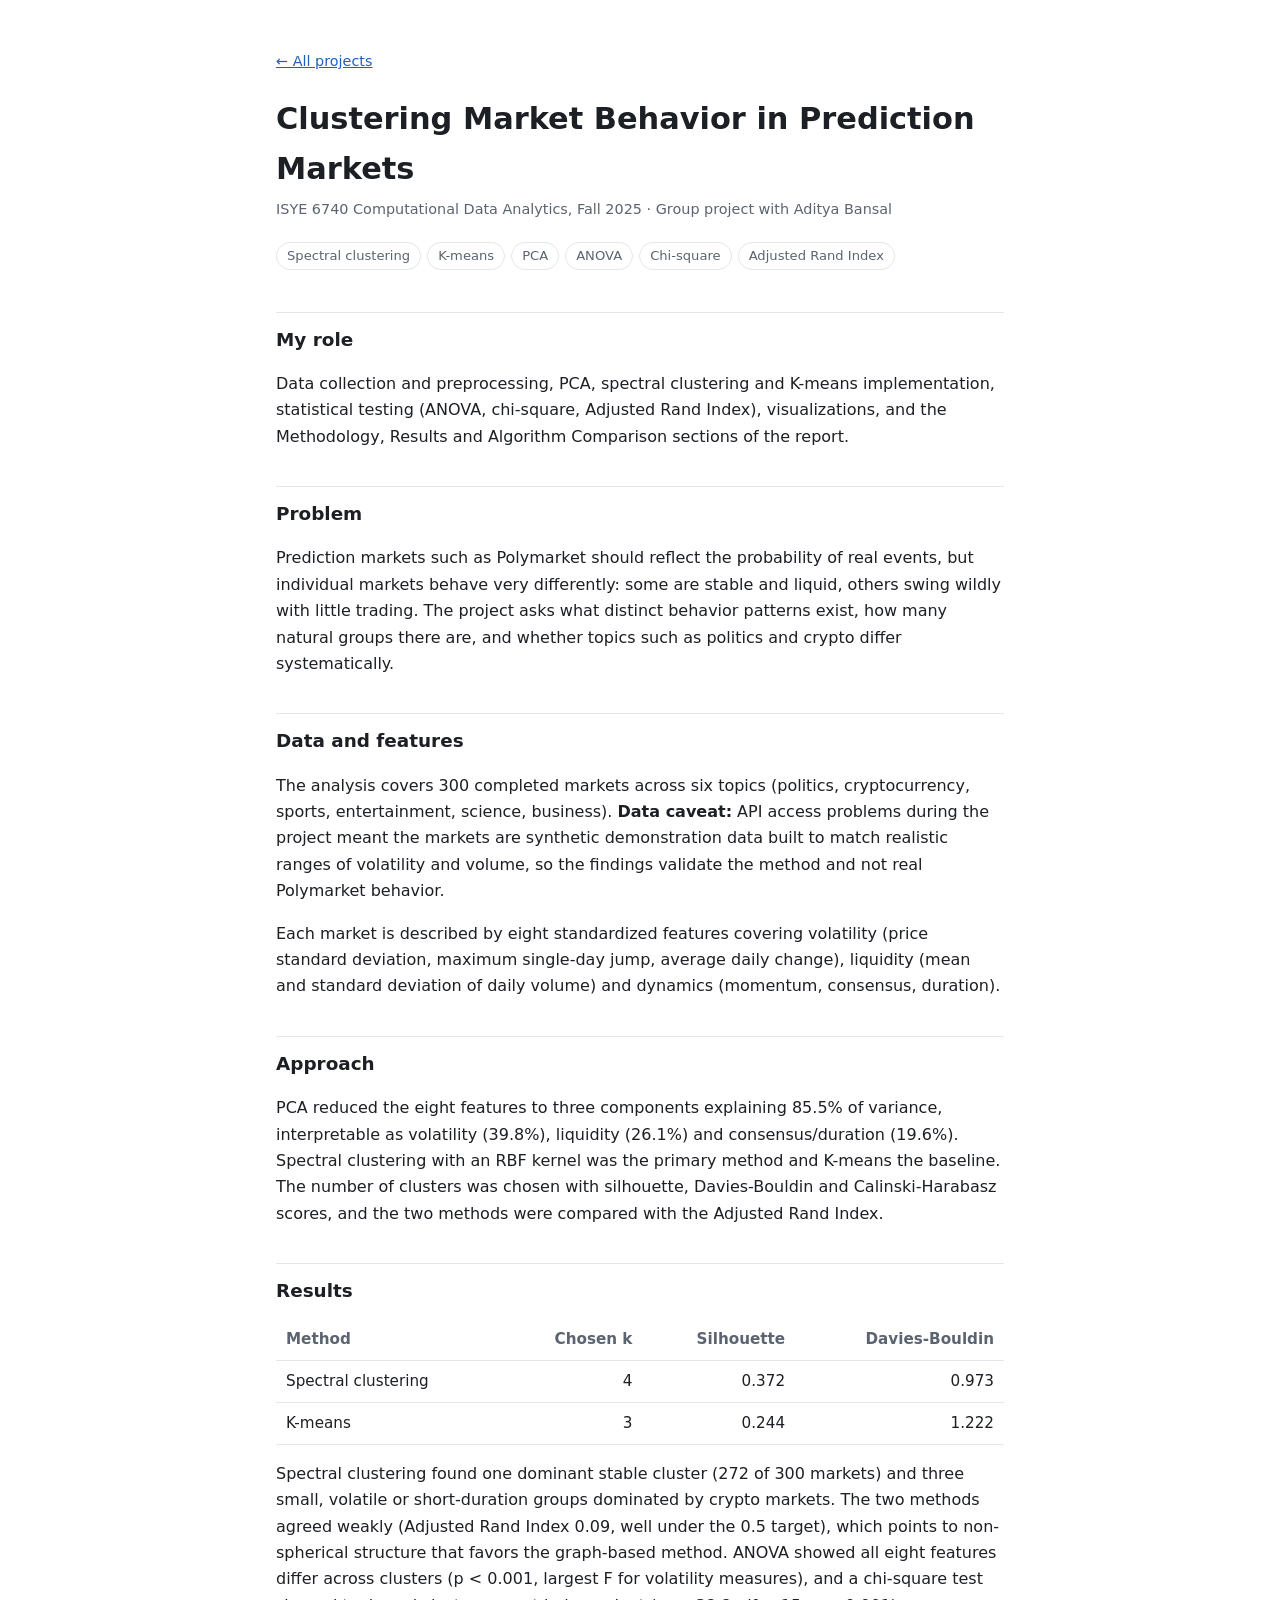
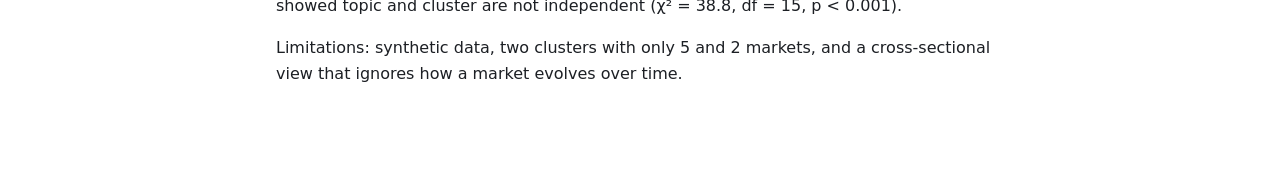
<file: projects/polymarket-clustering.html>
<!doctype html>
<html lang="en"><head><meta charset="utf-8"><meta name="viewport" content="width=device-width,initial-scale=1">
<meta name="robots" content="noindex,nofollow">
<title>Clustering Market Behavior in Prediction Markets</title><link rel="stylesheet" href="../style.css"></head>
<body><main><a class="back" href="../index.html">&larr; All projects</a>
<h1>Clustering Market Behavior in Prediction Markets</h1>
<p class="meta">ISYE 6740 Computational Data Analytics, Fall 2025 &middot; Group project with Aditya Bansal</p>
<div class="tags"><span>Spectral clustering</span><span>K-means</span><span>PCA</span><span>ANOVA</span><span>Chi-square</span><span>Adjusted Rand Index</span></div>
<h2>My role</h2><p>Data collection and preprocessing, PCA, spectral clustering and K-means implementation, statistical testing (ANOVA, chi-square, Adjusted Rand Index), visualizations, and the Methodology, Results and Algorithm Comparison sections of the report.</p><h2>Problem</h2><p>Prediction markets such as Polymarket should reflect the probability of real events, but individual markets behave very differently: some are stable and liquid, others swing wildly with little trading. The project asks what distinct behavior patterns exist, how many natural groups there are, and whether topics such as politics and crypto differ systematically.</p><h2>Data and features</h2><p>The analysis covers 300 completed markets across six topics (politics, cryptocurrency, sports, entertainment, science, business). <strong>Data caveat:</strong> API access problems during the project meant the markets are synthetic demonstration data built to match realistic ranges of volatility and volume, so the findings validate the method and not real Polymarket behavior.</p><p>Each market is described by eight standardized features covering volatility (price standard deviation, maximum single-day jump, average daily change), liquidity (mean and standard deviation of daily volume) and dynamics (momentum, consensus, duration).</p><h2>Approach</h2><p>PCA reduced the eight features to three components explaining 85.5% of variance, interpretable as volatility (39.8%), liquidity (26.1%) and consensus/duration (19.6%). Spectral clustering with an RBF kernel was the primary method and K-means the baseline. The number of clusters was chosen with silhouette, Davies-Bouldin and Calinski-Harabasz scores, and the two methods were compared with the Adjusted Rand Index.</p><h2>Results</h2><table><thead><tr><th>Method</th><th class="n">Chosen k</th><th class="n">Silhouette</th><th class="n">Davies-Bouldin</th></tr></thead><tbody>
<tr><td>Spectral clustering</td><td class="n">4</td><td class="n">0.372</td><td class="n">0.973</td></tr>
<tr><td>K-means</td><td class="n">3</td><td class="n">0.244</td><td class="n">1.222</td></tr>
</tbody></table>
<p>Spectral clustering found one dominant stable cluster (272 of 300 markets) and three small, volatile or short-duration groups dominated by crypto markets. The two methods agreed weakly (Adjusted Rand Index 0.09, well under the 0.5 target), which points to non-spherical structure that favors the graph-based method. ANOVA showed all eight features differ across clusters (p &lt; 0.001, largest F for volatility measures), and a chi-square test showed topic and cluster are not independent (&chi;&sup2; = 38.8, df = 15, p &lt; 0.001).</p>
<p>Limitations: synthetic data, two clusters with only 5 and 2 markets, and a cross-sectional view that ignores how a market evolves over time.</p></main></body></html>
</file>
<file: style.css>
:root{--bg:#fff;--fg:#1c1f24;--muted:#5b6470;--line:#e3e6ea;--accent:#1f5fbf;--card:#f7f8fa}
@media (prefers-color-scheme:dark){:root{--bg:#14171b;--fg:#e8eaed;--muted:#9aa3ae;--line:#2a2f36;--accent:#7aa7ff;--card:#1b1f25}}
*{box-sizing:border-box}
body{margin:0;background:var(--bg);color:var(--fg);font:16px/1.65 system-ui,-apple-system,Segoe UI,Roboto,sans-serif}
main{max-width:760px;margin:0 auto;padding:48px 16px 80px}
a{color:var(--accent)}
h1{font-size:1.9rem;margin:0 0 4px}
h2{font-size:1.15rem;margin:36px 0 8px;padding-top:12px;border-top:1px solid var(--line)}
.sub{color:var(--muted);margin:0 0 28px}
.card{display:block;padding:16px 18px;margin:14px 0;background:var(--card);border:1px solid var(--line);border-radius:10px;text-decoration:none;color:inherit}
.card:hover{border-color:var(--accent)}
.card h3 a{text-decoration:none}
.card h3 a:hover{text-decoration:underline}
h1 a{color:inherit;text-decoration-color:var(--line)}
.card h3{margin:0 0 4px;font-size:1.05rem;color:var(--accent)}
.card p{margin:0;color:var(--muted);font-size:.95rem}
.meta{color:var(--muted);font-size:.9rem;margin:0 0 20px}
ul{padding-left:1.2rem}li{margin:8px 0}
table{border-collapse:collapse;width:100%;font-size:.95rem;margin:12px 0}
th,td{text-align:left;padding:8px 10px;border-bottom:1px solid var(--line)}
th{color:var(--muted);font-weight:600}
td.n,th.n{text-align:right;font-variant-numeric:tabular-nums}
.tags span{display:inline-block;margin:0 6px 6px 0;padding:2px 10px;border:1px solid var(--line);border-radius:99px;font-size:.82rem;color:var(--muted)}
.back{display:inline-block;margin-bottom:20px;font-size:.9rem}
@media (max-width:480px){main{padding-top:28px}}
</file>
